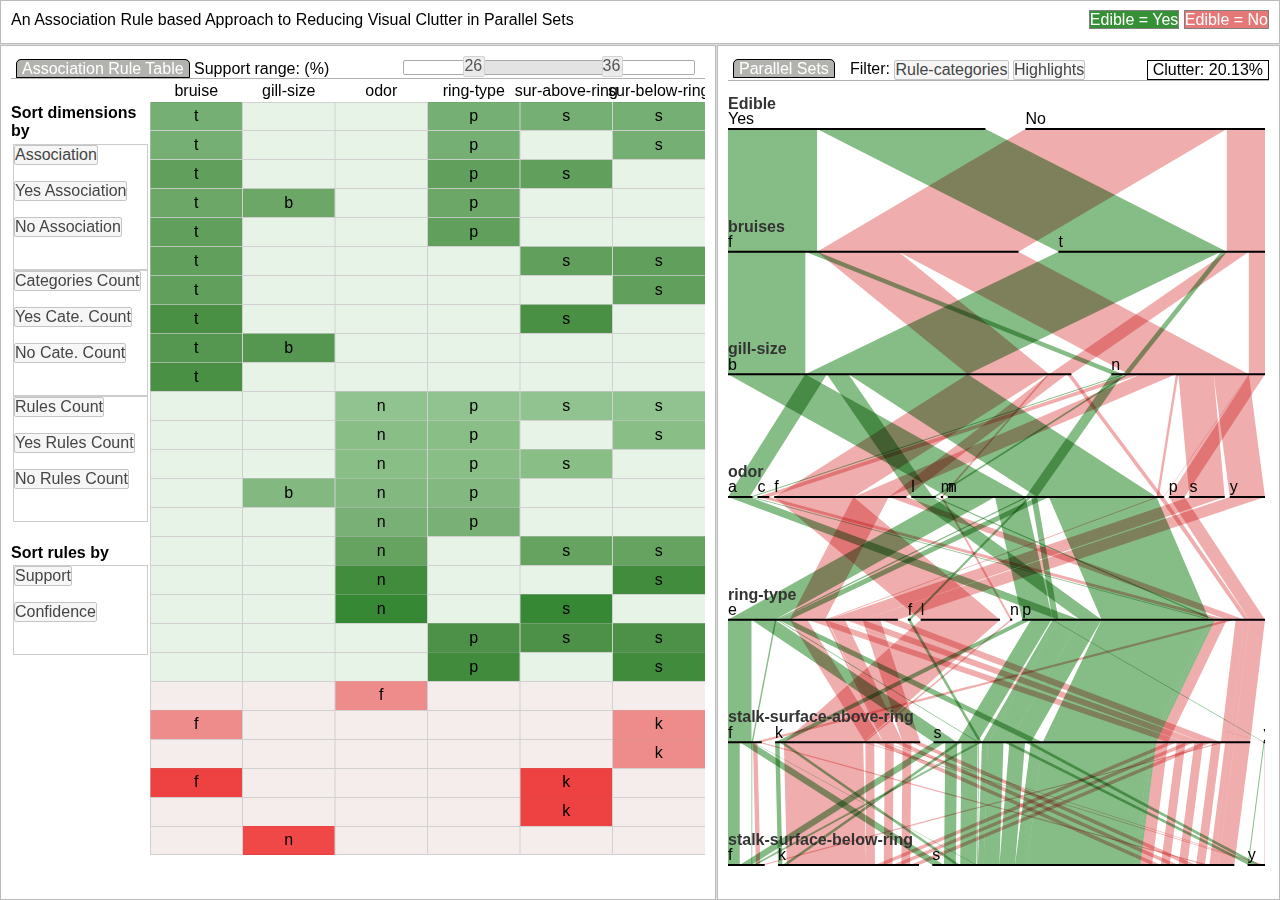
<file: mushroom/index.html>
<!doctype html>
<html>
   <head>
      <meta charset="utf-8">
      <title>Visul Clutter Reduction</title>
      <script type="text/javascript" src="js/lib/jquery-latest.js"></script>
      <script type="text/javascript" src="js/lib/jquery-ui-latest.js"></script>
      <script type="text/javascript" src="js/lib/jquery.layout-latest.js"></script>
      <link type="text/css" rel="stylesheet" href="css/layout-default-latest.css" />
      <link rel="stylesheet" href="css/jquery-ui_smoothness.css">
      <link rel="stylesheet" type="text/css" href="./css/html_styles.css">
      <link rel="stylesheet" type="text/css" href="./css/grid.css">
      <link rel="stylesheet" type="text/css" href="./css/table.css">
      <link rel="stylesheet" type="text/css" href="./css/d3.parsets.css">
      <script type="text/javascript" src="./data/mushroom/rules_mushroom.js"></script>
      <script type="text/javascript" src="./data/mushroom/obs_mushroom.js"></script>
      <script src="./js/lib/d3.js" charset="utf-8"></script>
      <script src="./js/d3.helper.js" charset="utf-8"></script>  
      <script src="./js/lib/clusterfck.js" charset="utf-8"></script>
      <script src="./js/parsets.js" charset="utf-8"></script>  
      <script type="text/javascript">
         $(document).ready(function () {
           var pageLayout = $('#container').layout({
                
                 center__spacing_open: 1
               , center__spacing_closed: 1
               // , center__onresize: function(pane, $Pane, paneState, options){ 
               //     var newW = $Pane.find('#pcView').innerWidth(),
               //         newH = $Pane.find('#pcView').innerHeight();
         
               //     d3.select("#pcView svg")
               //       .attr("width", newW)
               //       .attr("height", newH);
         
               //       rawdataGrid.resizeCanvas();
                   
                   //parsets.resize(newW, newH);
               //var div = $Pane.find(".ui-layout-content:first");
                // }
         
               , west__size: "56%"
               , west__enableCursorHotkey: false
               , west__closable: false
               , west__resizable: false
               , west__slidable: false
               , west__spacing_open: 1
               , west__spacing_closed: 1
               
         
             
         
               , north__size: "5%"
               , north__enableCursorHotkey: false
               , north__closable: false
               , north__resizable: false
               , north__slidable: false
               , north__spacing_open: 1
               , north__spacing_closed: 1
         
           });
             
         
         
         });
      </script>
   </head>
   <body>
      <div id="container">
         <div class="pane ui-layout-west">
            <div class="view_header">
               <div class="view_title">Association Rule Table</div>
               <label >Support range: (%) </label>   
               <div id="support-slider">
                  <div id="supp-handle-left" class="ui-slider-handle"></div>
                  <div id="supp-handle-right" class="ui-slider-handle"></div>
               </div>
            </div>
            <div id="ruleview">
               <div id="ruleControls">
                  <div  class="configHeader" style="margin-top: 1em;">Sort dimensions by</div>
                  <div id="sortdimratio">
                     <fieldset>
                        <input type="radio" id="dim_sortbyMixedCloseness" value="mixCloseness" name="sortDim">
                        <label for="dim_sortbyMixedCloseness"> Association</label>  
                        <br>
                        <input type="radio" id="dim_sortbyYesCloseness" value="yesCloseness" name="sortDim">
                        <label for="dim_sortbyYesCloseness"> Yes Association</label>   
                        <br>
                        <input type="radio" id="dim_sortbyNoCloseness" value="noCloseness" name="sortDim">
                        <label for="dim_sortbyNoCloseness"> No Association</label>   
                        <br>
                     </fieldset>
                     <fieldset>     
                        <input type="radio" id="dim_sortbyMixCategoryCnt" value="mixCategoryCount" name="sortDim">
                        <label for="dim_sortbyMixCategoryCnt"> Categories Count</label>
                        <br>
                        <input type="radio" id="dim_sortbyYesCategoryCnt" value="yesCategoryCount" name="sortDim">
                        <label for="dim_sortbyYesCategoryCnt"> Yes Cate. Count</label>
                        <br>
                        <input type="radio" id="dim_sortbyNoCategoryCnt" value="noCategoryCount" name="sortDim" >
                        <label for="dim_sortbyNoCategoryCnt" style="margin-bottom: 1em;"> No Cate. Count</label>
                        <br>
                     </fieldset>
                     <fieldset>
                        <input type="radio" id="dim_sortbyMixRulesCnt" value="rulesCount" name="sortDim">
                        <label for="dim_sortbyMixRulesCnt"> Rules Count</label> 
                        <br>
                        <input type="radio" id="dim_sortbyYesRulesCnt" value="yesrulesCount" name="sortDim">
                        <label for="dim_sortbyYesRulesCnt"> Yes Rules Count</label> 
                        <br>
                        <input type="radio" id="dim_sortbyNoRulesCnt" value="norulesCount" name="sortDim">
                        <label for="dim_sortbyNoRulesCnt" style="margin-bottom: 1em;">No Rules Count</label> 
                        <br>
                     </fieldset>
                     <!-- <fieldset>
                        <input type="radio" id="dim_sortbyAggregationYes" value="yesAggCount" name="sortDim">
                        <label for="dim_sortbyAggregationYes"> Yes Aggregation</label> 
                        <br>
                        <input type="radio" id="dim_sortbyAggregationNo" value="noAggCount" name="sortDim">
                        <label for="dim_sortbyAggregationNo" style="margin-bottom: 1em;">No Aggregation</label> 
                        <br>
                        </fieldset> -->
                  </div>
                  <div  class="configHeader">Sort rules by</div>
                  <fieldset>
                     <div id="sortruleratio">
                        <input type="radio" id="rule_sortbySupport" value="support" name="sortRule">
                        <label for="rule_sortbySupport"> Support </label> <!--↓-->
                        <br>
                        <input type="radio" id="rule_sortbyConfidence" value="confidence" name="sortRule">
                        <label for="rule_sortbyConfidence"> Confidence</label>  
                        <!-- <br>
                           <input type="radio" id="rule_sortbyAggreYes" value="ruleAggYes" name="sortRule">
                           <label for="rule_sortbyAggreYes"> Yes Aggregation</label>   
                           <br>
                           <input type="radio" id="rule_sortbyAggreNo" value="ruleAggNo" name="sortRule">
                           <label for="rule_sortbyAggreNo"> No Aggregation</label>      -->        
                     </div>
                  </fieldset>
               </div>
               <div id="ruleOverview"></div>
            </div>
         </div>
         <div class="pane ui-layout-center">
            <div class="view_header">
               <div class="view_title">Parallel Sets</div>
               <div id="toggleParsets" style="display: inline; margin-left: 2%">         
                  <label>Filter: </label>
                  <label for="toggleParsetCates">Rule-categories</label>
                  <input type="checkbox" name="checkbox-1" id="toggleParsetCates">
                  <label for="toggleParsetUnhighlights">Highlights</label>
                  <input type="checkbox" name="checkbox-2" id="toggleParsetUnhighlights">
               </div>
               <div class="view_title_right">Clutter: <span id='clutterMetricSpan'>23%</span></div>
            </div>
            <div id="pcView">   
            </div>
         </div>
         <div class="pane ui-layout-north" style="overflow:hidden">
            <div class="header"> An Association Rule based Approach to Reducing Visual Clutter in Parallel Sets</div>
            <div class='info'>
               <span class='yes'>Edible = Yes</span>
               <span class='no'>Edible = No</span>
            </div>
         </div>
      </div>
      <script src="./js/util.js"></script>
      <script src="./js/grid.js"></script>
      <script src="./js/main.js"></script>
      <script src="./js/parallelset.js"></script>
   </body>
</html>
</file>
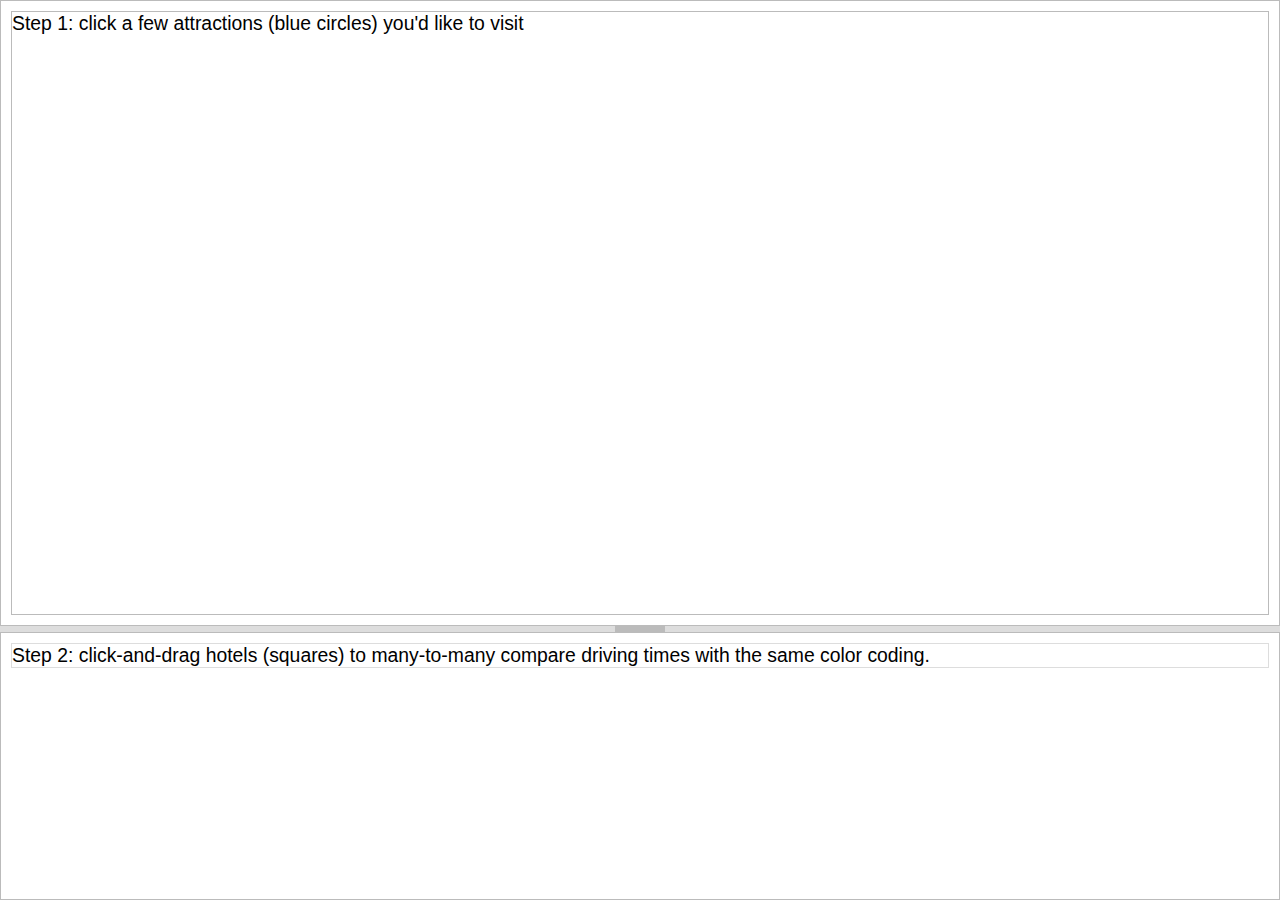
<file: poi/index.html>
<!doctype html>
<html>

<head>
    <meta charset="utf-8">
    <title>Interactive Exploration 4 POI</title>
    <link type="text/css" rel="stylesheet" href="css/layout-default-latest.css" />
    <link rel="stylesheet" href="https://js.arcgis.com/3.13/esri/css/esri.css">
    <link rel="stylesheet" href="css/jquery-ui_smoothness.css">
    <style type="text/css">
        html,
        body {
            background: #666;
            width: 100%;
            height: 100%;
            padding: 0;
            margin: 0;
            overflow: auto;
            /* when page gets too small */
            font-size: 1.1em;
        }

        #mapviewDiv {
            width: 100%;
            height: 100%;
            padding: 0;
            margin: 0;
        }

        #container {
            background: #999;
            height: 100%;
            margin: 0 auto;
            width: 100%;
            min-width: 900px;
            _width: 700px;
            /* min-width for IE6 */
        }

        .pane {
            display: none;
            /* will appear when layout inits */
        }

        #mapInfo {
            bottom: 5px;
            left: 5px;
            position: absolute;
            z-index: 99;
            background: rgba(255, 255, 255, 0.7);
            color: black;
        }

        #mapInfo .legendDiv {
            position: relative;
            margin-right: 10px;
            box-sizing: border-box;
            font-size: 14px;
            line-height: 1.3em;
            background-color: #fff;
            display: flex;
            box-shadow: 0 1px 2px rgba(0, 0, 0, 0.3);
            opacity: 0.9;
        }

        #traveltimeColorSpan {
            display: none;
        }

        #traveltimeColorSpan span {
            display: inline-block;
            height: 20px;
            width: 20px;
            margin-left: 6px;
            vertical-align: text-bottom;
        }

        #traveltimeColorSpan .traveltime1 {
            background-color: rgba(71, 255, 4, 0.4);
            /*0.25*/
            border: 1px solid rgb(127, 240, 127);
        }

        #traveltimeColorSpan .traveltime2 {
            background-color: rgba(255, 255, 0, 0.4);
            border: 1px solid rgb(235, 217, 63);
        }

        #traveltimeColorSpan .traveltime3 {
            background-color: rgba(100, 149, 237, 0.8);
            border: 1px solid rgb(230, 83, 83);
        }

        .cell .t1 {
            /*stroke: #ff8a00;*/
            fill: rgb(71, 255, 4);
        }

        .cell .t2 {
            /*stroke: #ff8a00;*/
            /*fill: rgb(128,150,48);*/
            fill: rgb(207, 219, 95);
        }

        .cell .t3 {
            /*stroke: #ff8a00;*/
            fill: rgba(100, 149, 237,0.6);
        }

        #mapSearch {
            display: block;
            position: absolute;
            z-index: 2;
            top: 40px;
            left: 284px;
        }

        #interestedAttrGraphDiv .nodebg {
            display: none;
            fill: #bbbbbb;
            stroke: #7b7b7b;
        }

        #interestedAttrGraphDiv .node {
            cursor: pointer;
        }

        #interestedAttrGraphDiv .nodeoutline {
            stroke: #43b6d6;
            /*same as the one in .attraction*/
        }

        #attrDescDiv span {
            display: inline-block;
            height: 30px;
            margin-right: 8px;
            margin-bottom: 8px;
        }

        .layer_hotel_pt .hotel {
            stroke: #ffffff;
            fill: rgba(255, 152, 0,0.8);
        }

        .attraction {
            stroke: #ffffff;
            fill: rgba(83, 194, 245,0.8);
            /*
         stroke: #43b6d6;
         fill: #1266c5;
         */
        }

        .tooltip {
            background-color: rgba(232, 232, 232, 0.8);
            padding: 5px;
            position: absolute;
            z-index: 1001;
            color: #0a0a0a;
            box-shadow: 1px 1px 2px 0 #c3b22c;
        }

        .tooltip span {
            /*border: 1px solid #666;*/
        }

        #plotList {
            width: 100%;
            height: 100%;
        }

        #hotelplotList {
            width: 100%;
            height: 90%;
        }

        #hotelplotList .frame {
            fill: #4d4d4f;
            stroke: #aaa;
        }

        #hotelplotList .celllb {
            fill: #fff;
        }

        #brushOption {
            border: 1px solid #dddddd;
            margin-bottom: 6px;
        }

        #hotelplotList .hidden {
            fill: #848484 !important;
            stroke: #ccc;
        }

        .extent {
            fill-opacity: 0.2;
            fill: #fff;
            stroke: #ef5454;
        }

        .layer_attractions_pt {
            cursor: pointer;
        }
    </style>
    <script type="text/javascript" src="js/lib/jquery-latest.js"></script>
    <script type="text/javascript" src="js/lib/jquery-ui-latest.js"></script>
    <script type="text/javascript" src="js/lib/jquery.layout-latest.js"></script>
    <script src="https://js.arcgis.com/3.13/"></script>
    <script>
        var map,
            hotel_layer, attraction_layer
        var serviceAreaTask, params;
        var nodeColor;
        var nodeGraph1, scatterplots1;

        require([
            "esri/config",
            "esri/tasks/ServiceAreaTask", "esri/tasks/ServiceAreaParameters", "esri/tasks/FeatureSet",
            "esri/symbols/SimpleMarkerSymbol", "esri/symbols/SimpleLineSymbol", "esri/symbols/SimpleFillSymbol", "esri/symbols/TextSymbol", "esri/symbols/Font",
            "esri/geometry/Point", "esri/graphic", "esri/SpatialReference",
            "esri/Color", "dojo/_base/array",
            "esri/map", "esri/layers/FeatureLayer",
            "./js/d3layer_v3_quadtree.js", "js/d3.helper.js",
            "dojo/parser", "dojo/Deferred"
        ], function(
            esriConfig,
            ServiceAreaTask, ServiceAreaParameters, FeatureSet,
            SimpleMarkerSymbol, SimpleLineSymbol, SimpleFillSymbol, TextSymbol, Font,
            Point, Graphic, SpatialReference,
            Color, arrayUtils,
            Map, FeatureLayer,
            d3Layer, d3helper,
            parser, Deferred) {
            parser.parse();

            esriConfig.defaults.io.proxyUrl = "/proxy/";

            map = new Map("mapviewDiv", {
                center: [-77.0365, 38.8977],
                basemap: "dark-gray", // satellite, hybrid, topo, gray, dark-gray, oceans, osm, national-geographic
                zoom: 12
            });

            map.on("click", mapClickHandler);

            params = new ServiceAreaParameters();
            params.defaultBreaks = [1, 2, 3]; // minutes
            params.outSpatialReference = map.spatialReference;
            params.returnFacilities = false;

            serviceAreaTask = new ServiceAreaTask("https://sampleserver3.arcgisonline.com/ArcGIS/rest/services/Network/USA/NAServer/Service Area");

            d3.selection.prototype.moveToFront = function() {
                return this.each(function() {
                    this.parentNode.appendChild(this);
                });
            };
            d3.selection.prototype.moveToBack = function() {
                return this.each(function() {
                    var firstChild = this.parentNode.firstChild;
                    if (firstChild) {
                        this.parentNode.insertBefore(this, firstChild);
                    }
                });
            };


            function mapClickHandler(evt) {
                var checkPt = d3.select(evt.toElement).datum();
                if (!checkPt) return;

                clickpoint = evt;

                // is an attraction cluster
                if (checkPt.hasOwnProperty('points')) {
                    // if (checkPt.points.length > 5) {
                    //     alert('Please select a cluster with size less then 5!');
                    //     return;
                    // }

                    // for (var i = 0; i < checkPt.points.length; i++) {
                    // only take the first one in the cluster
                    var bindD = checkPt.points[0];
                    var inPoint = new Point(bindD.geometry.coordinates, new SpatialReference({
                        wkid: 4326
                    }));

                    if (!nodeid.hasOwnProperty(bindD.properties.myAttrId)) { // global variable
                        nodeid[bindD.properties.myAttrId] = createServiceArea(inPoint, 'attraction', bindD.properties.myAttrId);
                        d3.select("#nodeline_" + bindD.properties.myAttrId).style("display", 'block');


                    } else {


                        d3.select("#nodeline_" + bindD.properties.myAttrId).style("display", 'none');
                        // damnit, ags does not allow d3 to remove
                        // if map extent changes, the polygon areas will still show up even removed with d3.remove()
                        // d3.selectAll('.polygon_attraction_' + bindD.properties.myAttrId).remove();
                        for (var i = 0; i < nodeid[bindD.properties.myAttrId].length; i++) {
                            var polyg = nodeid[bindD.properties.myAttrId][i];

                            map.graphics.remove(polyg);

                        }
                        var textg = mapTextSymbols[bindD.properties.myAttrId];
                        map.graphics.remove(textg[0]);
                        map.graphics.remove(textg[1]);

                        delete nodeid[bindD.properties.myAttrId];
                        delete mapTextSymbols[bindD.properties.myAttrId];

                        if (pointsInServiceAreas['hotel'].hasOwnProperty('f' + bindD.properties.myAttrId)) {
                            delete pointsInServiceAreas['hotel']['f' + bindD.properties.myAttrId];

                            d3.select('#cell_f' + bindD.properties.myAttrId).remove();
                            var cellsvgwidth = +d3.select('#hotelplotList').select("svg").attr("width"),
                                onesize = cellsvgwidth / (d3.keys(pointsInServiceAreas["hotel"]).length + 1);


                            if (onesize == cellsvgwidth) {
                                //stop transition
                                d3.selectAll('circle.hotel')
                                    .transition().attr('r', 5).style("fill", 'orange')
                                    .style("stroke-width", 1)
                            }
                            d3.select('#hotelplotList').select("svg")
                                .attr("width", cellsvgwidth - onesize)

                            // then translate g
                            d3.select('#hotelplotList').selectAll('.cell')
                                .attr("transform", function(d, i) {
                                    return "translate(" + i * onesize + ",0)";
                                })
                        }

                    }
                    // }

                } else if (bindD.properties.hasOwnProperty('myHotelId')) {
                    // TODO if clicked point is a hotel
                    //createServiceArea(inPoint, 'hotel', bindD.properties.myHotelId);
                }


            }

            function createServiceArea(inPt, attractionORhotel, clickedId) {
                var retureServiceAreas = [];

                //map.graphics.clear(); //clear existing graphics
                //define the symbology used to display the results and input point

                var sym = new SimpleMarkerSymbol(
                    SimpleMarkerSymbol.STYLE_SQUARE, 20,
                    new SimpleLineSymbol(SimpleLineSymbol.STYLE_SOLID,
                        new Color([0, 0, 0]), 1),
                    new Color([0, 255, 0, 0.25])
                );

                var font = new Font("20px", Font.STYLE_NORMAL, Font.VARIANT_NORMAL, Font.WEIGHT_BOLDER);
                var textSymbol = new TextSymbol(
                    '#' + clickedId, font, new Color([255, 255, 255])
                );
                textSymbol.setOffset(0, 6);

                //var prjPt = webMercatorUtils.project(inPt, map);
                var location1 = new Graphic(inPt, sym),
                    location2 = new Graphic(inPt, textSymbol);
                map.graphics.add(location1);
                map.graphics.add(location2);
                mapTextSymbols[clickedId] = [location1, location2];

                var features = [];
                features.push(location1);
                var facilities = new FeatureSet();
                facilities.features = features;
                params.facilities = facilities;

                function showServiceAreaLegend() {
                    d3.select('#traveltimeColorSpan').style('display', 'inline')
                    //var cur = d3.select('#legendDiv').html();
                    //var travelTimePySpans = '<div id="traveltimeColorSpan"><span style="display:none; background-color: rgb(71, 255, 4);"></span><span style="background-color: rgb(128, 150, 48);"></span><span style="background-color: rgb(140, 177, 241);"></span></div>';
                }


                // pointsInServiceAreas:
                // {'hotel': {'fromAttrID':{'to1': [], 'to2': [], 'to3': [] }},
                //  'attraction': {'fromHotelID': {'to1': [], 'to2': [], 'to3': [] }}
                // }
                function getFallingHotels(polygon, fromAttractionORhotel, fromID, toBreak) {
                    if (fromAttractionORhotel == 'attraction') {
                        //console.log(hotel_layer.geoFeatures)
                        hotel_layer.geoFeatures.features.forEach(function(d) {
                            var pt = new Point(d.geometry.coordinates[0], d.geometry.coordinates[1], {
                                "spatialReference": {
                                    "wkid": 4326
                                }
                            });
                            if (polygon.contains(pt)) {

                                if (pointsInServiceAreas['hotel'].hasOwnProperty('f' + fromID)) {
                                    if (pointsInServiceAreas['hotel']['f' + fromID].hasOwnProperty('t' + toBreak)) {
                                        pointsInServiceAreas['hotel']['f' + fromID]['t' + toBreak].push(d.properties.myHotelId);
                                    } else {
                                        pointsInServiceAreas['hotel']['f' + fromID]['t' + toBreak] = [d.properties.myHotelId];
                                    }

                                } else {
                                    pointsInServiceAreas['hotel']['f' + fromID] = {};
                                    pointsInServiceAreas['hotel']['f' + fromID]['t' + toBreak] = [d.properties.myHotelId]
                                }

                            }
                        })
                    } else if (fromAttractionORhotel == 'hotel') {
                        // TODO in the future work
                    }

                }


                //solve
                serviceAreaTask.solve(params, function(solveResult) {
                    showServiceAreaLegend();

                    arrayUtils.forEach(solveResult.serviceAreaPolygons, function(serviceArea) {
                        var polygonSymbol = new SimpleFillSymbol(
                            "solid",
                            new SimpleLineSymbol("solid", new Color(colorStroke4timeRGB[serviceArea.attributes.ToBreak]), 1),
                            new Color(colorbar4timeRGB[serviceArea.attributes.ToBreak])
                        );

                        serviceArea.setSymbol(polygonSymbol);
                        map.graphics.add(serviceArea);
                        retureServiceAreas.push(serviceArea);


                        //serviceArea.geometry.contains()
                        getFallingHotels(serviceArea.geometry, attractionORhotel, clickedId, serviceArea.attributes.ToBreak);
                        serviceArea.setAttributes({
                            'class': attractionORhotel,
                            'fromID': clickedId,
                            'toBreak': serviceArea.attributes.ToBreak
                        })



                    });

                    // assign id to polygon paths
                    // because AGS does not do
                    // d3.select('#' + map.graphics.id + '_layer')
                    //     .selectAll('path')
                    //     .attr('id', function() {
                    //         var eGraphicD = d3.select(this).property('e_graphic');
                    //         var classVal = eGraphicD.attributes.class,
                    //             fromID = eGraphicD.attributes.fromID,
                    //             toBreak = eGraphicD.attributes.toBreak;
                    //         return 'polygon_' + classVal + '_' + fromID + '_to' + toBreak;

                    //     })
                    //     .attr('class', function() {
                    //         var eGraphicD = d3.select(this).property('e_graphic');
                    //         var classVal = eGraphicD.attributes.class,
                    //             fromID = eGraphicD.attributes.fromID;
                    //         return 'polygon_' + classVal + '_' + fromID;
                    //     })

                    if (pointsInServiceAreas['hotel'].hasOwnProperty('f' + clickedId)) {
                        scatterplots1 = hotelScatterPlots('#hotelplotList', clickedId);
                    }

                }, function(err) {
                    console.log(err.message);
                });

                return retureServiceAreas;
            }

            function hotelLyrCallback(hotelFeatures) {
                //console.log('hotel geofeatures: ', hotelFeatures);
                d3.select(this.getSVGLayerSelector()).selectAll('.hotel').call(d3.helper.hoteltip())
            }

            function attractionLyrCallback(attrFeatures) {
                //console.log('attr geofeatures: ',attrFeatures)
                var pointSpans = '<span style="display: inline-block;width:10px; height:10px;background-color:#FF9800; border: 1px solid #ffffff;"> </span>Hotel <span style="display: inline-block; border-radius: 6px; width:12px; height:12px;background-color:#53c2f5; border: solid 1px #ffffff"></span>Attraction';
                var travelTimePySpans = '<div id="traveltimeColorSpan"><span class="traveltime1"></span>1minutes <span class="traveltime2"></span>2minutes <span class="traveltime3"></span>3minutes</div>';
                d3.select('#legendDiv').html(pointSpans + travelTimePySpans)
                d3.selectAll('.attraction').call(d3.helper.attractiontip());
                return;

                var randomAttractionCount = 10;
                var allAttrIDs = attrFeatures.features.map(function(d) {
                    return d.properties.myAttrId
                });
                // random a bunch of interested attractions
                var interestedAttrIDs = d3.range(randomAttractionCount).map(function() {
                    return allAttrIDs[Math.floor(allAttrIDs.length * Math.random())]
                });
                var interestedAttractions = [];
                for (var i = 0; i < interestedAttrIDs.length; i++) {
                    interestedAttractions.push(attrFeatures.features.filter(function(d) {
                        return d.properties.myAttrId == interestedAttrIDs[i]
                    })[0]);
                }

                function nodeClick(d) {
                    //map.graphics.clear();

                    if (!nodeid.hasOwnProperty(d.properties.myAttrId)) { // global variable
                        nodeid[d.properties.myAttrId] = createAttractionPolygon(d.properties.myAttrId);
                        d3.select("#nodeline_" + d.properties.myAttrId).style("display", 'block');

                    } else {
                        d3.select("#nodeline_" + d.properties.myAttrId).style("display", 'none');
                        // damnit, ags does not allow d3 to remove
                        // if map extent changes, the polygon areas will still show up even removed with d3.remove()
                        // d3.selectAll('.polygon_attraction_' + bindD.properties.myAttrId).remove();
                        for (var i = 0; i < nodeid[d.properties.myAttrId].length; i++) {
                            var polyg = nodeid[d.properties.myAttrId][i];
                            map.graphics.remove(polyg)
                        }

                        delete nodeid[d.properties.myAttrId];


                        if (pointsInServiceAreas['hotel'].hasOwnProperty('f' + d.properties.myAttrId)) {
                            delete pointsInServiceAreas['hotel']['f' + d.properties.myAttrId];

                            d3.select('#cell_f' + d.properties.myAttrId).remove();
                            var cellsvgwidth = +d3.select('#hotelplotList').select("svg").attr("width"),
                                onesize = cellsvgwidth / (d3.keys(pointsInServiceAreas["hotel"]).length + 1);

                            if (onesize == cellsvgwidth) {
                                //stop transition
                                d3.selectAll('circle.hotel')
                                    .transition().attr('r', 5).style("fill", 'orange')
                                    .style("stroke-width", 1)
                            }

                            d3.select('#hotelplotList').select("svg")
                                .attr("width", cellsvgwidth - onesize)

                            // then translate g
                            d3.select('#hotelplotList').selectAll('.cell')
                                .attr("transform", function(d, i) {
                                    return "translate(" + i * onesize + ",0)";
                                })
                        }

                    }

                }
                // interestedAttractions, interestedAttrGraphDiv, attrDescDiv
                nodeGraph1 = nodegraph(interestedAttractions, '#interestedAttrGraphDiv', '#attrDescDiv')

                nodeGraph1.nodeGroup.on('click', nodeClick)

                //map.setExtent(new esri.geometry.Extent({xmin:nodeGraph1.xGeoScale.domain()[0],ymin:nodeGraph1.yGeoScale.domain()[0],xmax:nodeGraph1.xGeoScale.domain()[1],ymax:nodeGraph1.yGeoScale.domain()[1],spatialReference:{wkid:4326}}))


                // move out of this function
                //color the attraction on the map with same style as in node graph
                interestedAttrIDs.forEach(function(aid) {
                    var colorIngraph = d3.select('#node_' + aid).select('.nodeoutline').style('fill');
                    var curAttr = d3.select('#attraction_' + aid).attr('width', 40).attr('height', 30).style('fill', colorIngraph);
                    curAttr.select(function() {
                        return this.parentNode
                    }).moveToFront();
                    curAttr.select(function() {
                            return this.parentNode
                        })
                        .append('text')
                        .text(aid)
                        .attr("dy", "1.2em")
                        .attr("dx", "0.4em")
                        .attr('text-anchor', 'start')
                        .attr("font-size", 16)
                        .attr("fill", "#fff");

                })

                var xbbox = nodeGraph1.xGeoScale.domain(),
                    ybbox = nodeGraph1.yGeoScale.domain();

                //var deferred = map.centerAt([(xbbox[0] + xbbox[1])/2, (ybbox[0] + ybbox[1])/2]);
                var deferred = map.setExtent(new esri.geometry.Extent({
                    xmin: xbbox[0],
                    ymin: ybbox[0],
                    xmax: xbbox[1],
                    ymax: ybbox[1],
                    spatialReference: {
                        wkid: 4326
                    }
                }), true)
                deferred.then(function(v) {
                    var pointSpans = '<span style="display: inline-block; border-radius: 6px;width:10px; height:10px;background-color:orange"> </span>Hotel <span style="display: inline-block;width:10px; height:10px;background-color:#07c9ff; border: solid 1px #000d10"></span>Attraction';
                    var travelTimePySpans = '<div id="traveltimeColorSpan"><span class="traveltime1"></span>1minutes <span class="traveltime2"></span>2minutes <span class="traveltime3"></span>3minutes</div>';
                    d3.select('#legendDiv').html(pointSpans + travelTimePySpans)
                })

                function createAttractionPolygon(attrID) {

                    var coord = d3.select('#attraction_' + attrID).datum().geometry.coordinates;
                    map.centerAt(coord);
                    var pt = new Point(coord[0], coord[1]);
                    //var toscrPt = map.toScreen(inPoint);
                    var inPt = webMercatorUtils.project(pt, map);
                    return createServiceArea(inPt, 'attraction', attrID);
                }

            }


            hotel_layer = new d3Layer('data/DC_hotels_new.json', {
                id: 'layer_hotel_pt',
                // attr: [{name: 'r', value: function }, {name: 'class', value: 'classname'}]
                // style: [{name: 'stroke', value: }, {name: 'fill', value: }]
                // svgType: circle, rect,

                attr: [{
                    name: 'width',
                    value: 8
                }, {
                    name: 'height',
                    value: 8
                }, {
                    name: 'id',
                    value: function(d) {
                        return 'hotel_' + d.properties.myHotelId;
                    }
                }, {
                    name: 'class',
                    value: 'hotel'
                }],
                /*
                style:[
                  {
                    name: 'stroke',
                    value: function(d){ return 'orange'; }
                  },
                  {
                    name: 'fill',
                    value: function(d){ return 'orange'; }//#43B7D6
                  }
                ],
                */
                svgType: 'rect',
                map: map,
                callback: hotelLyrCallback
            });


            attraction_layer = new d3Layer('data/DC_attractions_new.json', {
                id: 'layer_attractions_pt',
                // attr: [{name: 'r', value: function }, {name: 'class', value: 'classname'}]
                // style: [{name: 'stroke', value: }, {name: 'fill', value: }]
                // svgType: circle, rect,

                attr: [{
                    name: 'class',
                    value: 'attraction'
                }],
                /*
                style:[
                  {
                    name: 'stroke',
                    value: function(d){ return '#43B7D6'; }
                  },
                  {
                    name: 'fill',
                    value: 'black'
                  }
                ],
                */
                svgType: 'circle',
                map: map,
                isClustering: true,
                callback: attractionLyrCallback
            });


            map.addLayers([hotel_layer, attraction_layer]);
            // what I really want to move is the _graphics_layer
            //map.reorderLayer(hotel_layer,1);
            //map.reorderLayer(attraction_layer,1);
            map.on("load", function() {
                d3.select('#' + map.graphics.id + '_layer').moveToBack()
            })
            map.on("zoom-end", function() {

            });

            hotel_layer.on("load", function(evt) {
                d3.select(this.getSVGLayerSelector()).selectAll('.hotel')
                    .on('mouseover', function(dot) {


                    })
                    .on('mouseout', function(dot) {

                    });
            });

        });
    </script>
    <script type="text/javascript">
        $(document).ready(function() {
            $('#container').layout({

                south__size: "30%",
                center__childOptions: {
                    west__size: "40%",
                    center__enableCursorHotkey: false,
                    center__closable: false,
                    center__resizable: false,
                    center__slidable: false,
                    center__spacing_open: 1,
                    center__spacing_closed: 1,
                    west__onresize: function() {
                        nodeGraph1.reDraw();
                        if (scatterplots1) scatterplots1.reDraw();
                    }
                }
                // , north__enableCursorHotkey: false
                //     , north__closable: false
                //     , north__resizable: false
                //     , north__slidable: false
                //     , north__spacing_open: 1
                //     , north__spacing_closed: 1

            });


            $("button")
                .button()
                .click(function(event) {
                    //event.preventDefault();
                    map.graphics.clear();
                    d3.selectAll(".nodebg").style("display", null);
                    d3.select('#traveltimeColorSpan').style('display', 'none')
                    nodeid = {};
                    mapTextSymbols = {};
                    //d3.select("#nodeline_"+d.properties.myAttrId).style("display", null);
                });



        });
    </script>
</head>

<body>
    <div id="container">
        <div class="pane ui-layout-center">
            <div class="pane ui-layout-center" id="mapviewDiv">
                <div> Step 1: click a few attractions (blue circles) you'd like to visit</div>
                <div id="mapInfo">
                    <!-- <div id="mapSearch"></div> -->
                    <div id="legendDiv"></div>
                </div>
            </div>
            <!--    <div class="pane ui-layout-west">
               <div id='attrGraphDiv' style="width:100%; height:100%; margin-top: -10px;">
                     
                     <div id='attrDescDiv' style="width:100%; height:20%"></div>
                     <div id='interestedAttrGraphDiv' style="width:100%; height:78%" ></div>
                </div>
               </div> -->
        </div>
        <div class="ui-layout-south">
            <div id='plotList'>
                <div id="brushOption">Step 2: click-and-drag hotels (squares) to many-to-many compare driving times with the same color coding.</div>
                <div id='hotelplotList'>
                    <!-- have it only if singleSVG is on -->
                    <svg></svg>
                </div>
            </div>
        </div>
    </div>
    <script src="js/main.js"></script>
    <script src="js/scatterplots.js"></script>
    <script type="text/javascript">
         var sc_project=10227952; 
         var sc_invisible=1; 
         var sc_security="19025bec"; 
         var sc_https=1; 
         var scJsHost = (("https:" == document.location.protocol) ?
         "https://secure." : "http://www.");
         document.write("<sc"+"ript type='text/javascript' async src='" + scJsHost+ 
         "statcounter.com/counter/counter_xhtml.js'></"+"script>"); 
      </script> 
      <noscript>
         <div class='statcounter'><a class='statcounter' href='http://statcounter.com/free-web-stats/' title='web stats'><img alt='web stats' class='statcounter' src='http://c.statcounter.com/10227952/0/19025bec/1/'/></a></div>
      </noscript>
</body>

</html>
</file>
<file: mushroom/css/html_styles.css>
html, body {
  background: #666;
  width:    100%;
  height:   100%;
  padding:  0;
  margin:   0;
  overflow: auto; /* when page gets too small */

}

#container {
  background: #999;
  height:   100%;
  margin:   0 auto;
  width:    100%;
  min-width:  900px;
  _width:   700px; /* min-width for IE6 */
}

#pcView {
  width:    100%;
  height: 94%;
  padding:  0;
  margin:   0;
}

.pane {
  display:  none; /* will appear when layout inits */
  overflow-x: hidden;
  overflow-y: auto;
}

.header {
  float: left;
  width: 80%;
}
.info {
  float: right;
  font-size: 1em;
  color: #fff;
}
.info .no {
  background: #e67777; 
  border: gray solid 1px;

}
.info .yes {
  background: #369036; 
  border: gray solid 1px;

  margin-bottom: 4px;
}

.view_header {
  border-bottom: 1px solid #b2b3ae;
  margin-top: 4px;
  margin-bottom: 3px;
  padding-left: 5px;
  /*display: flex;*/
}

.view_header > div {
  /*flex: 1;*/
}

.view_title {
  display: inline;
  background-color: #b2b3ae;
  border: 1px solid #000000;
  color: white;
  padding: 0px 5px 0px 5px;
  margin-bottom: 0px;
  border-top-left-radius: 5px;
  border-top-right-radius: 5px;
}

.view_title_right {
  float: right;
  display: inline;

  border: 1px solid #000000;

  padding: 0px 5px 0px 5px;
  margin-bottom: 0px;

}

.configHeader {
  font-weight: bold;
  padding-bottom: .2em;
  padding-top: .4em;
  margin-top: 1em;
}

#support-slider {
  float: right;
  width: 290px;
  margin-right: 10px; 
  /*margin: 15px;*/
}
</file>
<file: mushroom/css/grid.css>
#sortdimratio label,
#sortruleratio label {
  margin-bottom: 1em;
}

#ruleControls {
  width: 20%;
  float: left;
}

#ruleControls fieldset {
  padding: 0 0 1em 0;
  border: 1px solid #ccc;
  
}

#ruleview {
  height: 94%;
}
#ruleOverview {
  height: 100%;
  margin-left: 20%;
}

#ruleOverview .title {
  fill: #fff;
  font-style: italic;
}
#projectionView .title {
  fill: #fff;
  font-style: italic;
}

#ruleOverview .dimension {
  cursor: ew-resize;
}

#ruleOverview .lab {
  fill: #000;
}
#ruleOverview .background {
  fill: #fbfbfb;
}

#projectionView .background {
  fill: #fbfbfb;
}

#projectionView svg, canvas{
	position: absolute;
}

#projectionView .cluster .lab{
  fill: #fff;
}

#projectionView polyline{
  opacity: .3;
  stroke: black;
  stroke-width: 2px;
  fill: none;
}



#ruleOverview line {
  stroke: #d0d0d0;
}

#ruleOverview tspan.sort { fill: #636363; cursor: pointer; opacity: 1; }
#ruleOverview tspan.sort:hover { fill: #000; }


.axis path,
.axis line {
  fill: none;
  stroke: #ccc;
  shape-rendering: crispEdges;

}


.rowBg {
	fill: yellow;
}

.rowBgGreen {
  fill: #b9e1b9;
  fill-opacity: 0.3;
  mix-blend-mode: multiply;
  stroke: #d0d0d0;
    stroke-width: 1px;
    shape-rendering: crispEdges;
}
.rowBgRed {
  fill: #e7caca;
  fill-opacity: 0.3;
  mix-blend-mode: multiply;
  stroke: #d0d0d0;
    stroke-width: 1px;
    shape-rendering: crispEdges;
}

.row {
	cursor: pointer;
  isolation: isolate;

}

.row .cell {
  fill-opacity: 0.8; 
   /*mix-blend-mode: screen;*/
}
.row:hover rect{
  fill-opacity: 1; 
}

.row .highlight rect{
  /*fill-opacity: 1; */
}

.cellHighlight {
	fill-opacity: 1 !important; 
}

.clickHighLight :not(text){  
  stroke: yellow;
  stroke-width: 2px;

}


.column {
	/*cursor: pointer;*/
  cursor: ns-resize;
}
</file>
<file: mushroom/css/table.css>
#gridtable, #gridtableheader, #pager { 
  width: 98%;
}


#gridtable {
  /*bottom: 50px;*/
  width: 100%;
  position: relative;
  height: 88%;
  background: white;
  outline: 0;
  border: 1px solid gray;
}

.slick-row:hover {
  font-weight: bold;
  color: #069;
}

 .slick-viewport {
  /*overflow-x: hidden !important;*/
}
</file>
<file: mushroom/css/d3.parsets.css>
#toggleParsets {
	/* font-size: 13px;*/
}

.dimension { cursor: ns-resize; }
.category { cursor: ew-resize; }
.dimension tspan.name { font-size: 1.0em; fill: #333; font-weight: bold; }
.dimension tspan.sort { fill: #000; cursor: pointer; opacity: 0; }
.dimension tspan.sort:hover { fill: #333; }
.dimension:hover tspan.name { fill: #000; }
.dimension:hover tspan.sort { opacity: 1; }
.dimension line { stroke: #000; }
.dimension rect { stroke: none; fill-opacity: 0; }
.dimension > rect, .category-background { fill: #5f5f5f; }
.dimension > rect { display: none; }
.category:hover rect { fill-opacity: .3; }
.category .highlight {
	fill-opacity: .5;
	stroke: yellow;
	fill: #e6e62c;
}
.dimension:hover > rect { fill-opacity: .3; }
.ribbon path { 
	stroke-opacity: 0; 
	fill-opacity: .6; 
	mix-blend-mode: multiply;
}
.ribbon path.active { 
	fill-opacity: 1;   
}

.ribbon path.highlight { 
	fill-opacity: 0.8; 
}


.ribbon-mouse path { fill-opacity: 0; }

.defaultCursor { cursor: default; }

.hide {
	display: none;
}

.ruleNotRelatedCateShown {
	display: block;
}
.ruleNotRelatedCateHidden {
	display: none;
}

/*
.category-No { fill: #1f77b4; stroke: #1f77b4; }
.category-Yes { fill: #ff7f0e; stroke: #ff7f0e; }
*/

.category-No { fill: #e67777; stroke: #e67777; }
.category-Yes { fill: #369036; stroke: #369036; }



.category-0 { fill: #369036; stroke: #369036; }
.category-1 { fill: #e67777; stroke: #e67777; }
.category-2 { fill: #2ca02c; stroke: #2ca02c; }
.category-3 { fill: #d62728; stroke: #d62728; }
.category-4 { fill: #9467bd; stroke: #9467bd; }
.category-5 { fill: #8c564b; stroke: #8c564b; }
.category-6 { fill: #e377c2; stroke: #e377c2; }
.category-7 { fill: #7f7f7f; stroke: #7f7f7f; }
.category-8 { fill: #bcbd22; stroke: #bcbd22; }
.category-9 { fill: #17becf; stroke: #17becf; }

.tooltip {
  background-color: rgba(242, 242, 242, .6);
  position: absolute;
  padding: 5px;
}
</file>
<file: mushroom/css/layout-default-latest.css>
/*
 * Default Layout Theme
 *
 * Created for jquery.layout 
 *
 * Copyright (c) 2010 
 *   Fabrizio Balliano (http://www.fabrizioballiano.net)
 *   Kevin Dalman (http://allpro.net)
 *
 * Dual licensed under the GPL (http://www.gnu.org/licenses/gpl.html)
 * and MIT (http://www.opensource.org/licenses/mit-license.php) licenses.
 *
 * Last Updated: 2010-02-10
 * NOTE: For best code readability, view this with a fixed-space font and tabs equal to 4-chars
 */

/*
 *	DEFAULT FONT
 *	Just to make demo-pages look better - not actually relevant to Layout!
 */
body {
	font-family: Geneva, Arial, Helvetica, sans-serif;
	font-size:   100%;
	*font-size:  80%;
}

/*
 *	PANES & CONTENT-DIVs
 */
.ui-layout-pane { /* all 'panes' */
	background:	#FFF; 
	border:		1px solid #BBB;
	padding:	10px; 
	overflow:	auto;
	/* DO NOT add scrolling (or padding) to 'panes' that have a content-div,
	   otherwise you may get double-scrollbars - on the pane AND on the content-div
	   - use ui-layout-wrapper class if pane has a content-div
	   - use ui-layout-container if pane has an inner-layout
	*/
	}
	/* (scrolling) content-div inside pane allows for fixed header(s) and/or footer(s) */
	.ui-layout-content {
		padding:	10px;
		position:	relative; /* contain floated or positioned elements */
		overflow:	auto; /* add scrolling to content-div */
	}

/*
 *	UTILITY CLASSES
 *	Must come AFTER pane-class above so will override
 *	These classes are NOT auto-generated and are NOT used by Layout
 */
.layout-child-container,
.layout-content-container {
	padding:	0;
	overflow:	hidden;
}
.layout-child-container {
	border:		0; /* remove border because inner-layout-panes probably have borders */
}
.layout-scroll {
	overflow:	auto;
}
.layout-hide {
	display:	none;
}

/*
 *	RESIZER-BARS
 */
.ui-layout-resizer	{ /* all 'resizer-bars' */
	background:		#DDD;
	border:			1px solid #BBB;
	border-width:	0;
	}
	.ui-layout-resizer-drag {		/* REAL resizer while resize in progress */
	}
	.ui-layout-resizer-hover	{	/* affects both open and closed states */
	}
	/* NOTE: It looks best when 'hover' and 'dragging' are set to the same color,
		otherwise color shifts while dragging when bar can't keep up with mouse */
	.ui-layout-resizer-open-hover ,	/* hover-color to 'resize' */
	.ui-layout-resizer-dragging {	/* resizer beging 'dragging' */
		background: #C4E1A4;
	}
	.ui-layout-resizer-dragging {	/* CLONED resizer being dragged */
		border: 	 1px solid #BBB;
	}
	.ui-layout-resizer-north-dragging,
	.ui-layout-resizer-south-dragging {
		border-width:	1px 0;
	}
	.ui-layout-resizer-west-dragging,
	.ui-layout-resizer-east-dragging {
		border-width:	0 1px;
	}
	/* NOTE: Add a 'dragging-limit' color to provide visual feedback when resizer hits min/max size limits */
	.ui-layout-resizer-dragging-limit {	/* CLONED resizer at min or max size-limit */
		background: #E1A4A4; /* red */
	}

	.ui-layout-resizer-closed-hover	{ /* hover-color to 'slide open' */
		background: #EBD5AA;
	}
	.ui-layout-resizer-sliding {	/* resizer when pane is 'slid open' */
		opacity: .10; /* show only a slight shadow */
		filter:  alpha(opacity=10);
		}
		.ui-layout-resizer-sliding-hover {	/* sliding resizer - hover */
			opacity: 1.00; /* on-hover, show the resizer-bar normally */
			filter:  alpha(opacity=100);
		}
		/* sliding resizer - add 'outside-border' to resizer on-hover 
		 * this sample illustrates how to target specific panes and states */
		.ui-layout-resizer-north-sliding-hover	{ border-bottom-width:	1px; }
		.ui-layout-resizer-south-sliding-hover	{ border-top-width:		1px; }
		.ui-layout-resizer-west-sliding-hover	{ border-right-width:	1px; }
		.ui-layout-resizer-east-sliding-hover	{ border-left-width:	1px; }

/*
 *	TOGGLER-BUTTONS
 */
.ui-layout-toggler {
	border: 1px solid #BBB; /* match pane-border */
	background-color: #BBB;
	}
	.ui-layout-resizer-hover .ui-layout-toggler {
		opacity: .60;
		filter:  alpha(opacity=60);
	}
	.ui-layout-toggler-hover , /* need when NOT resizable */
	.ui-layout-resizer-hover .ui-layout-toggler-hover { /* need specificity when IS resizable */
		background-color: #FC6;
		opacity: 1.00;
		filter:  alpha(opacity=100);
	}
	.ui-layout-toggler-north ,
	.ui-layout-toggler-south {
		border-width: 0 1px; /* left/right borders */
	}
	.ui-layout-toggler-west ,
	.ui-layout-toggler-east {
		border-width: 1px 0; /* top/bottom borders */
	}
	/* hide the toggler-button when the pane is 'slid open' */
	.ui-layout-resizer-sliding  .ui-layout-toggler {
		display: none;
	}
	/*
	 *	style the text we put INSIDE the togglers
	 */
	.ui-layout-toggler .content {
		color:			#666;
		font-size:		12px;
		font-weight:	bold;
		width:			100%;
		padding-bottom:	0.35ex; /* to 'vertically center' text inside text-span */
	}

/*
 *	PANE-MASKS
 *	these styles are hard-coded on mask elems, but are also 
 *	included here as !important to ensure will overrides any generic styles
 */
.ui-layout-mask {
	border:		none !important;
	padding:	0 !important;
	margin:		0 !important;
	overflow:	hidden !important;
	position:	absolute !important;
	opacity:	0 !important;
	filter:		Alpha(Opacity="0") !important;
}
.ui-layout-mask-inside-pane { /* masks always inside pane EXCEPT when pane is an iframe */
	top:		0 !important;
	left:		0 !important;
	width:		100% !important;
	height:		100% !important;
}
div.ui-layout-mask {}		/* standard mask for iframes */
iframe.ui-layout-mask {}	/* extra mask for objects/applets */

/*
 *	Default printing styles
 */
@media print {
	/*
	 *	Unless you want to print the layout as it appears onscreen,
	 *	these html/body styles are needed to allow the content to 'flow'
	 */
	html {
		height:		auto !important;
		overflow:	visible !important;
	}
	body.ui-layout-container {
		position:	static !important;
		top:		auto !important;
		bottom:		auto !important;
		left:		auto !important;
		right:		auto !important;
		/* only IE6 has container width & height set by Layout */
		_width:		auto !important;
		_height:	auto !important;
	}
	.ui-layout-resizer, .ui-layout-toggler {
		display:	none !important;
	}
	/*
	 *	Default pane print styles disables positioning, borders and backgrounds.
	 *	You can modify these styles however it suit your needs.
	 */
	.ui-layout-pane {
		border:		none !important;
		background:	 transparent !important;
		position:	relative !important;
		top:		auto !important;
		bottom:		auto !important;
		left:		auto !important;
		right:		auto !important;
		width:		auto !important;
		height:		auto !important;
		overflow:	visible !important;
	}
}
</file>
<file: poi/css/layout-default-latest.css>
/*
 * Default Layout Theme
 *
 * Created for jquery.layout 
 *
 * Copyright (c) 2010 
 *   Fabrizio Balliano (http://www.fabrizioballiano.net)
 *   Kevin Dalman (http://allpro.net)
 *
 * Dual licensed under the GPL (http://www.gnu.org/licenses/gpl.html)
 * and MIT (http://www.opensource.org/licenses/mit-license.php) licenses.
 *
 * Last Updated: 2010-02-10
 * NOTE: For best code readability, view this with a fixed-space font and tabs equal to 4-chars
 */

/*
 *	DEFAULT FONT
 *	Just to make demo-pages look better - not actually relevant to Layout!
 */
body {
	font-family: Geneva, Arial, Helvetica, sans-serif;
	font-size:   100%;
	*font-size:  80%;
}

/*
 *	PANES & CONTENT-DIVs
 */
.ui-layout-pane { /* all 'panes' */
	background:	#FFF; 
	border:		1px solid #BBB;
	padding:	10px; 
	overflow:	auto;
	/* DO NOT add scrolling (or padding) to 'panes' that have a content-div,
	   otherwise you may get double-scrollbars - on the pane AND on the content-div
	   - use ui-layout-wrapper class if pane has a content-div
	   - use ui-layout-container if pane has an inner-layout
	*/
	}
	/* (scrolling) content-div inside pane allows for fixed header(s) and/or footer(s) */
	.ui-layout-content {
		padding:	10px;
		position:	relative; /* contain floated or positioned elements */
		overflow:	auto; /* add scrolling to content-div */
	}

/*
 *	UTILITY CLASSES
 *	Must come AFTER pane-class above so will override
 *	These classes are NOT auto-generated and are NOT used by Layout
 */
.layout-child-container,
.layout-content-container {
	padding:	0;
	overflow:	hidden;
}
.layout-child-container {
	border:		0; /* remove border because inner-layout-panes probably have borders */
}
.layout-scroll {
	overflow:	auto;
}
.layout-hide {
	display:	none;
}

/*
 *	RESIZER-BARS
 */
.ui-layout-resizer	{ /* all 'resizer-bars' */
	background:		#DDD;
	border:			1px solid #BBB;
	border-width:	0;
	}
	.ui-layout-resizer-drag {		/* REAL resizer while resize in progress */
	}
	.ui-layout-resizer-hover	{	/* affects both open and closed states */
	}
	/* NOTE: It looks best when 'hover' and 'dragging' are set to the same color,
		otherwise color shifts while dragging when bar can't keep up with mouse */
	.ui-layout-resizer-open-hover ,	/* hover-color to 'resize' */
	.ui-layout-resizer-dragging {	/* resizer beging 'dragging' */
		background: #C4E1A4;
	}
	.ui-layout-resizer-dragging {	/* CLONED resizer being dragged */
		border: 	 1px solid #BBB;
	}
	.ui-layout-resizer-north-dragging,
	.ui-layout-resizer-south-dragging {
		border-width:	1px 0;
	}
	.ui-layout-resizer-west-dragging,
	.ui-layout-resizer-east-dragging {
		border-width:	0 1px;
	}
	/* NOTE: Add a 'dragging-limit' color to provide visual feedback when resizer hits min/max size limits */
	.ui-layout-resizer-dragging-limit {	/* CLONED resizer at min or max size-limit */
		background: #E1A4A4; /* red */
	}

	.ui-layout-resizer-closed-hover	{ /* hover-color to 'slide open' */
		background: #EBD5AA;
	}
	.ui-layout-resizer-sliding {	/* resizer when pane is 'slid open' */
		opacity: .10; /* show only a slight shadow */
		filter:  alpha(opacity=10);
		}
		.ui-layout-resizer-sliding-hover {	/* sliding resizer - hover */
			opacity: 1.00; /* on-hover, show the resizer-bar normally */
			filter:  alpha(opacity=100);
		}
		/* sliding resizer - add 'outside-border' to resizer on-hover 
		 * this sample illustrates how to target specific panes and states */
		.ui-layout-resizer-north-sliding-hover	{ border-bottom-width:	1px; }
		.ui-layout-resizer-south-sliding-hover	{ border-top-width:		1px; }
		.ui-layout-resizer-west-sliding-hover	{ border-right-width:	1px; }
		.ui-layout-resizer-east-sliding-hover	{ border-left-width:	1px; }

/*
 *	TOGGLER-BUTTONS
 */
.ui-layout-toggler {
	border: 1px solid #BBB; /* match pane-border */
	background-color: #BBB;
	}
	.ui-layout-resizer-hover .ui-layout-toggler {
		opacity: .60;
		filter:  alpha(opacity=60);
	}
	.ui-layout-toggler-hover , /* need when NOT resizable */
	.ui-layout-resizer-hover .ui-layout-toggler-hover { /* need specificity when IS resizable */
		background-color: #FC6;
		opacity: 1.00;
		filter:  alpha(opacity=100);
	}
	.ui-layout-toggler-north ,
	.ui-layout-toggler-south {
		border-width: 0 1px; /* left/right borders */
	}
	.ui-layout-toggler-west ,
	.ui-layout-toggler-east {
		border-width: 1px 0; /* top/bottom borders */
	}
	/* hide the toggler-button when the pane is 'slid open' */
	.ui-layout-resizer-sliding  .ui-layout-toggler {
		display: none;
	}
	/*
	 *	style the text we put INSIDE the togglers
	 */
	.ui-layout-toggler .content {
		color:			#666;
		font-size:		12px;
		font-weight:	bold;
		width:			100%;
		padding-bottom:	0.35ex; /* to 'vertically center' text inside text-span */
	}

/*
 *	PANE-MASKS
 *	these styles are hard-coded on mask elems, but are also 
 *	included here as !important to ensure will overrides any generic styles
 */
.ui-layout-mask {
	border:		none !important;
	padding:	0 !important;
	margin:		0 !important;
	overflow:	hidden !important;
	position:	absolute !important;
	opacity:	0 !important;
	filter:		Alpha(Opacity="0") !important;
}
.ui-layout-mask-inside-pane { /* masks always inside pane EXCEPT when pane is an iframe */
	top:		0 !important;
	left:		0 !important;
	width:		100% !important;
	height:		100% !important;
}
div.ui-layout-mask {}		/* standard mask for iframes */
iframe.ui-layout-mask {}	/* extra mask for objects/applets */

/*
 *	Default printing styles
 */
@media print {
	/*
	 *	Unless you want to print the layout as it appears onscreen,
	 *	these html/body styles are needed to allow the content to 'flow'
	 */
	html {
		height:		auto !important;
		overflow:	visible !important;
	}
	body.ui-layout-container {
		position:	static !important;
		top:		auto !important;
		bottom:		auto !important;
		left:		auto !important;
		right:		auto !important;
		/* only IE6 has container width & height set by Layout */
		_width:		auto !important;
		_height:	auto !important;
	}
	.ui-layout-resizer, .ui-layout-toggler {
		display:	none !important;
	}
	/*
	 *	Default pane print styles disables positioning, borders and backgrounds.
	 *	You can modify these styles however it suit your needs.
	 */
	.ui-layout-pane {
		border:		none !important;
		background:	 transparent !important;
		position:	relative !important;
		top:		auto !important;
		bottom:		auto !important;
		left:		auto !important;
		right:		auto !important;
		width:		auto !important;
		height:		auto !important;
		overflow:	visible !important;
	}
}
</file>
